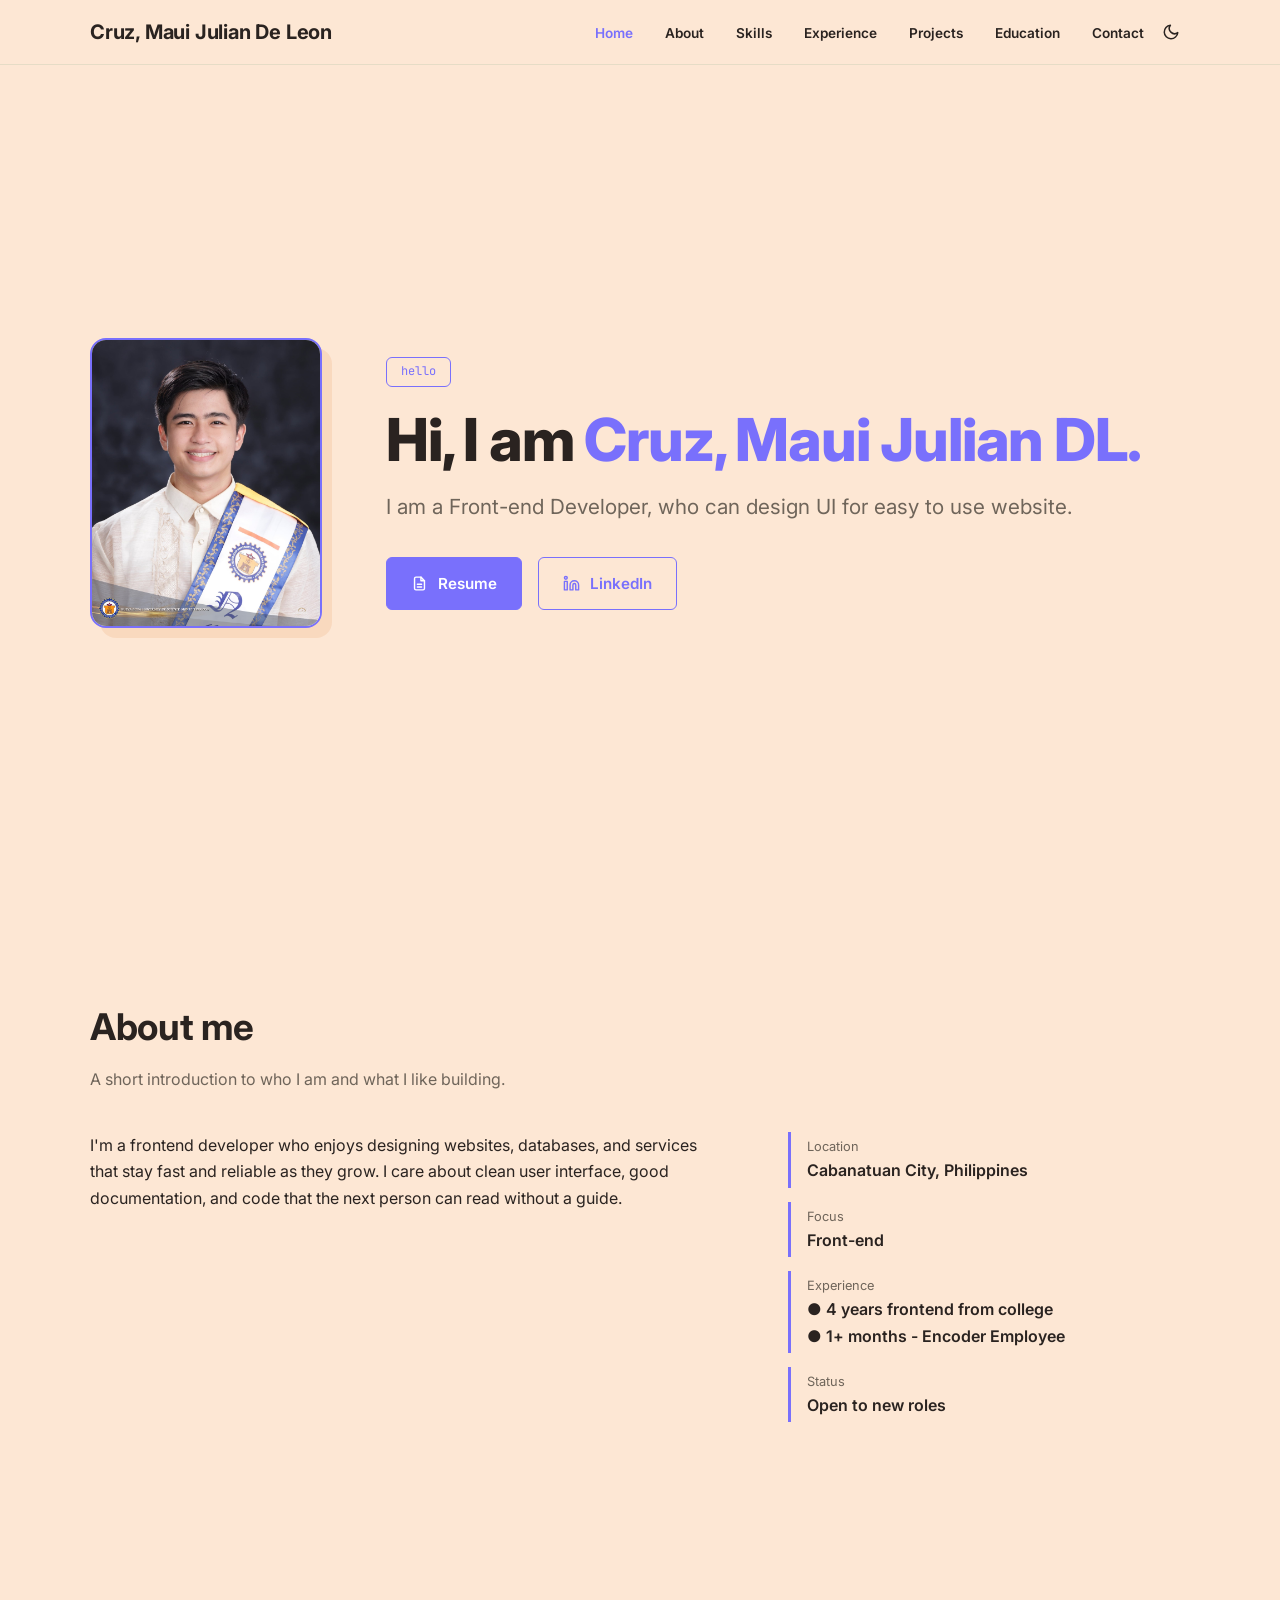
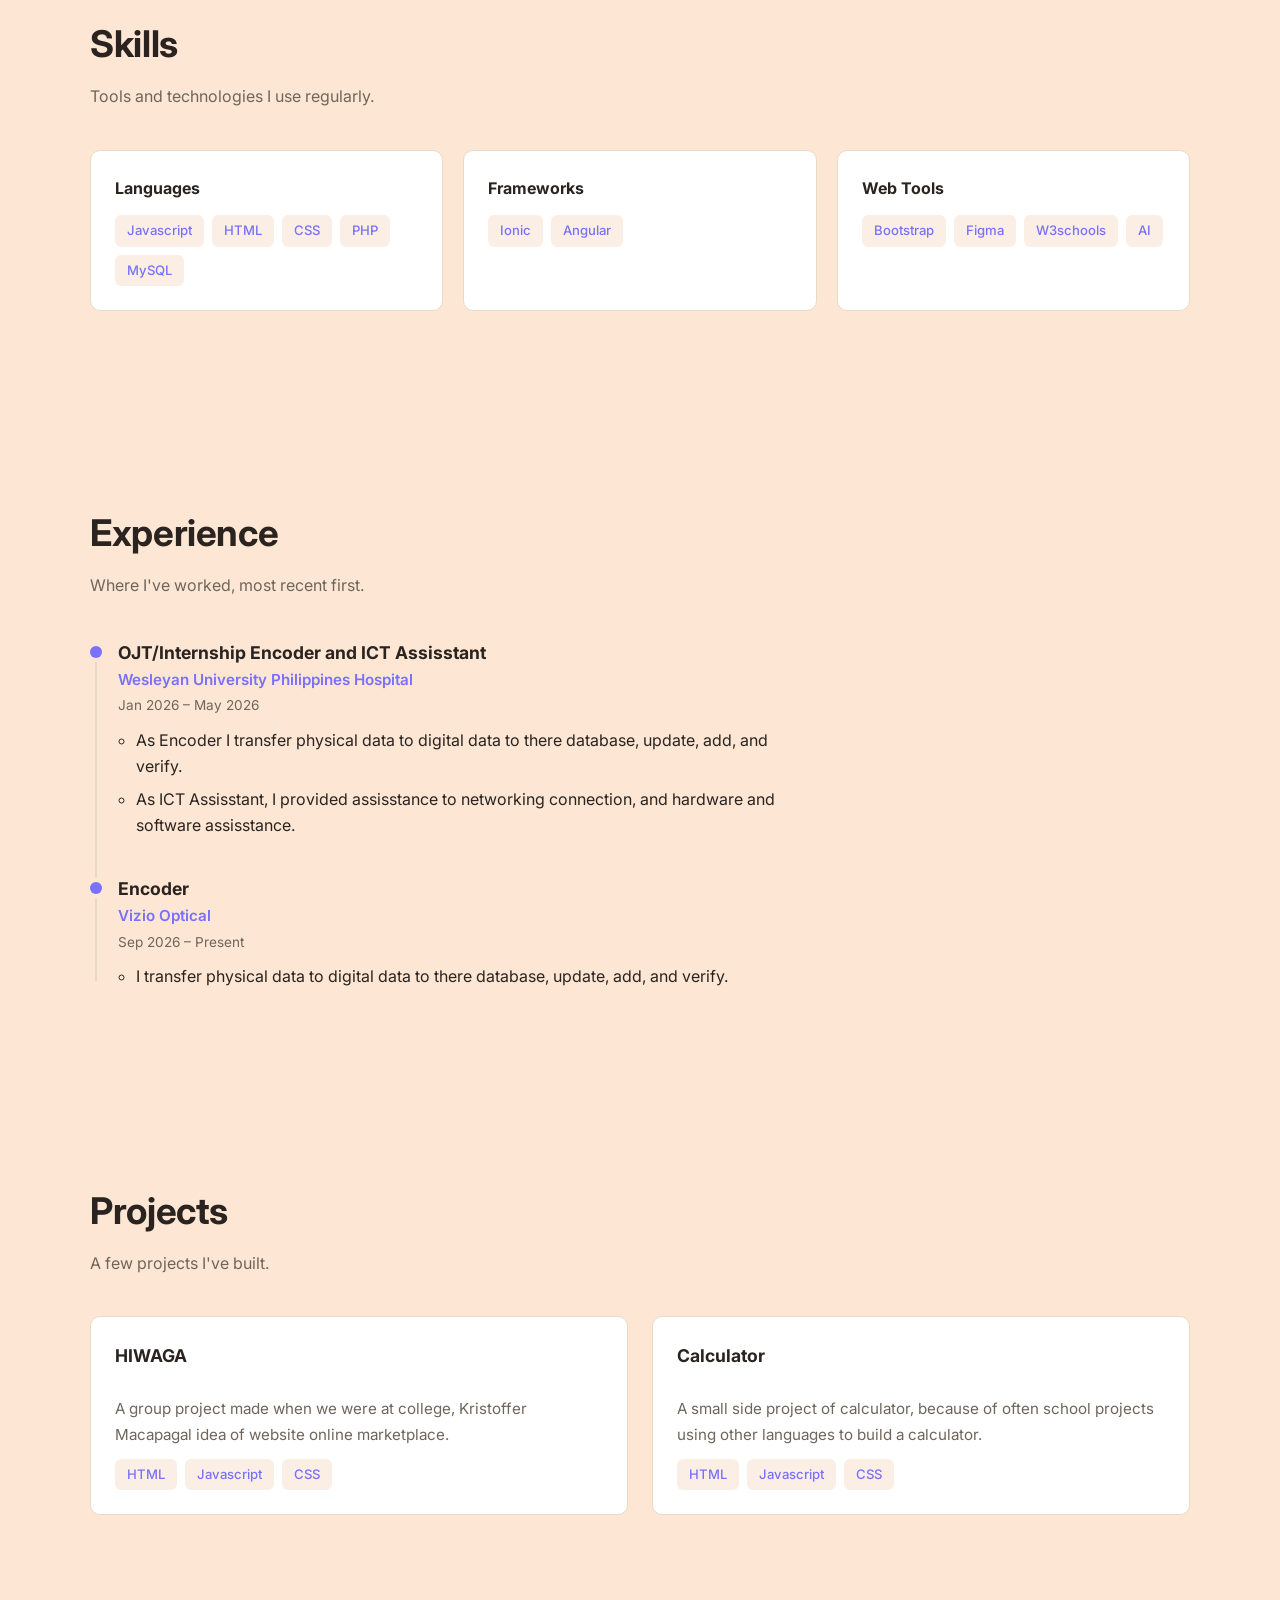
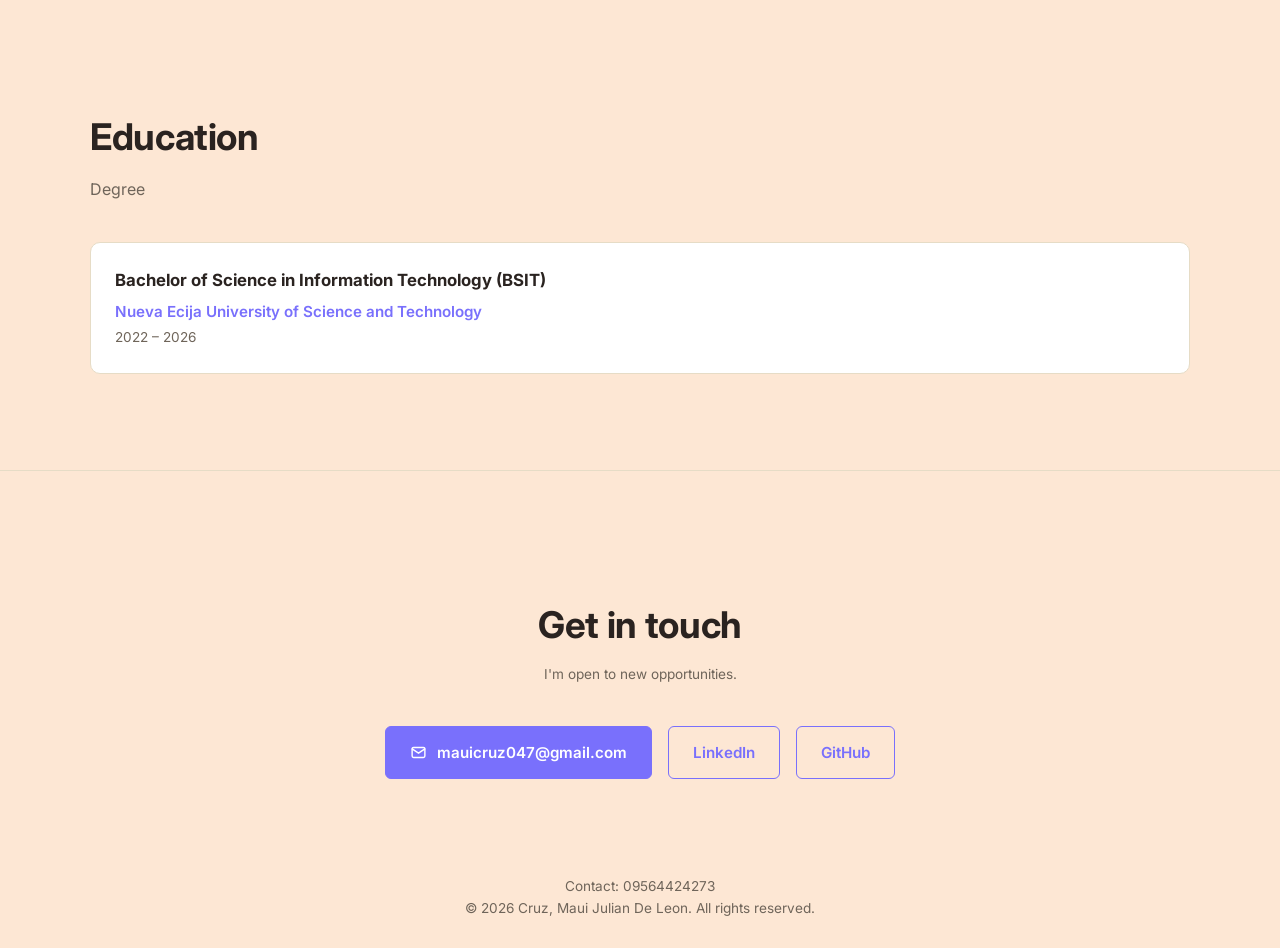
<file: Portfolio/index.html>
<!DOCTYPE html>
<html lang="en">
<head>
<meta charset="UTF-8">
<meta name="viewport" content="width=device-width, initial-scale=1, viewport-fit=cover">
<title>Cruz, Maui Julian De Leon | Portfolio</title>
<link rel="preconnect" href="https://fonts.googleapis.com">
<link href="https://fonts.googleapis.com/css2?family=Inter:wght@400;500;600;700;800&family=JetBrains+Mono:wght@500&display=swap" rel="stylesheet">
<link rel="stylesheet" href="style.css">
</head>
<body>
<div class="progress" id="progress" aria-hidden="true"></div>

<header class="nav">
  <div class="container nav-inner">
    <a href="#home" class="brand">Cruz, Maui Julian De Leon</a>
    <div class="nav-right">
      <nav aria-label="Main">
        <ul class="nav-links" id="navLinks">
          <li><a href="#home" class="active">Home</a></li>
          <li><a href="#about">About</a></li>
          <li><a href="#skills">Skills</a></li>
          <li><a href="#experience">Experience</a></li>
          <li><a href="#projects">Projects</a></li>
          <li><a href="#education">Education</a></li>
          <li><a href="#contact">Contact</a></li>
        </ul>
      </nav>
      <button class="icon-btn" id="themeBtn" aria-label="Toggle light or dark theme">
        <svg class="icon-moon" viewBox="0 0 24 24" fill="none" stroke="currentColor" stroke-width="2" stroke-linecap="round" stroke-linejoin="round"><path d="M21 12.8A9 9 0 1 1 11.2 3a7 7 0 0 0 9.8 9.8z"/></svg>
        <svg class="icon-sun" viewBox="0 0 24 24" fill="none" stroke="currentColor" stroke-width="2" stroke-linecap="round" stroke-linejoin="round"><circle cx="12" cy="12" r="4"/><path d="M12 2v2M12 20v2M4.9 4.9l1.4 1.4M17.7 17.7l1.4 1.4M2 12h2M20 12h2M4.9 19.1l1.4-1.4M17.7 6.3l1.4-1.4"/></svg>
      </button>
      <button class="icon-btn menu-btn" id="menuBtn" aria-label="Open menu" aria-expanded="false" aria-controls="navLinks">
        <svg viewBox="0 0 24 24" fill="none" stroke="currentColor" stroke-width="2" stroke-linecap="round"><path d="M4 7h16M4 12h16M4 17h16"/></svg>
      </button>
    </div>
  </div>
</header>

<main>
  <!-- HOME -->
  <section id="home">
    
    <div class="container hero">

      <!-- PROFILE PHOTO -->
    <div class="avatar">
      <svg viewBox="0 0 24 24" fill="none" stroke="currentColor" stroke-width="1.6" stroke-linecap="round" stroke-linejoin="round" aria-hidden="true"><circle cx="12" cy="8" r="4"/><path d="M4 21c0-4.4 3.6-7 8-7s8 2.6 8 7"/></svg><svg viewBox="0 0 24 24" fill="none" stroke="currentColor" stroke-width="1.6" stroke-linecap="round" stroke-linejoin="round" aria-hidden="true"><circle cx="12" cy="8" r="4"/><path d="M4 21c0-4.4 3.6-7 8-7s8 2.6 8 7"/></svg>
  <img src="images/mauicruz.jpg" alt="My photo">
</div>

      <div class="hero-text">
        <span class="badge">hello</span>
        <h1>Hi, I am <span>Cruz, Maui Julian DL.</span></h1>
        <p class="lead">I am a Front-end Developer, who can design UI for easy to use website.</p>
       
        <div class="btn-row">
          
          
          <a class="btn primary" href="https://drive.google.com/drive/folders/1FfOblzZHqZ2p6wDgfbjVw-AwXF8i7eBR" target="_blank" rel="noopener">
            <svg viewBox="0 0 24 24" fill="none" stroke="currentColor" stroke-width="2" stroke-linecap="round" stroke-linejoin="round"><path d="M14 3H7a2 2 0 0 0-2 2v14a2 2 0 0 0 2 2h10a2 2 0 0 0 2-2V8z"/><path d="M14 3v5h5M9 13h6M9 17h6"/></svg>
            Resume
          </a>
          
          <a class="btn" href="https://www.linkedin.com/in/cruz-maui-julian-dl-a24265419/" target="_blank" rel="noopener">
            <svg viewBox="0 0 24 24" fill="none" stroke="currentColor" stroke-width="2" stroke-linecap="round" stroke-linejoin="round"><path d="M16 8a6 6 0 0 1 6 6v7h-4v-7a2 2 0 0 0-4 0v7h-4v-7a6 6 0 0 1 6-6zM2 9h4v12H2zM4 2a2 2 0 1 1 0 4 2 2 0 0 1 0-4z"/></svg>
            LinkedIn
          </a>
        </div>
      </div>
    </div>
  </section>

  <!-- ABOUT -->
  <section id="about">
    <div class="container">
      <h2 class="section-title">About me</h2>
      <p class="section-sub">A short introduction to who I am and what I like building.</p>
      <div class="about-grid">
        <div>
          <p>I'm a frontend developer who enjoys designing websites, databases, and services that stay fast and reliable as they grow. I care about clean user interface, good documentation, and code that the next person can read without a guide.</p>
        </div>
        <dl class="facts">
          <div class="fact"><dt>Location</dt><dd>Cabanatuan City, Philippines</dd></div>
          <div class="fact"><dt>Focus</dt><dd>Front-end</dd></div>
          <div class="fact"><dt>Experience</dt><dd>● 4 years frontend from college</dd><dd>● 1+ months - Encoder Employee</dd></div>
          <div class="fact"><dt>Status</dt><dd>Open to new roles</dd></div>
        </dl>
      </div>
    </div>
  </section>

  <!-- SKILLS -->
  <section id="skills">
    <div class="container">
      <h2 class="section-title">Skills</h2>
      <p class="section-sub">Tools and technologies I use regularly.</p>
      <div class="skill-groups">
        <div class="card"><h3>Languages</h3><div class="chips"><span class="chip">Javascript</span><span class="chip">HTML</span><span class="chip">CSS</span><span class="chip">PHP</span><span class="chip">MySQL</span></div></div>
        <div class="card"><h3>Frameworks</h3><div class="chips"><span class="chip">Ionic</span><span class="chip">Angular</span></div></div>
        <div class="card"><h3>Web Tools</h3><div class="chips"><span class="chip">Bootstrap</span><span class="chip">Figma</span><span class="chip">W3schools</span><span class="chip">AI</span></div></div>
        
    </div>
  </section>

  <!-- EXPERIENCE -->
  <section id="experience">
    <div class="container">
      <h2 class="section-title">Experience</h2>
      <p class="section-sub">Where I've worked, most recent first.</p>
      <ol class="timeline">
        <li>
          <h3 class="role">OJT/Internship Encoder and ICT Assisstant</h3>
         <a href=" https://www.wesleyan.edu.ph/wu-p-hospital/"><div class="company">Wesleyan University Philippines Hospital</div></a>
          <div class="period">Jan 2026 – May 2026</div>
          <ul>
            <li>As Encoder I transfer physical data to digital data to there database, update, add, and  verify.</li>
            <li>As ICT Assisstant, I provided assisstance to networking connection, and hardware and software assisstance.</li>
            
          </ul>
        </li>
        <li>
          <h3 class="role">Encoder</h3>
          <a href=" #"><div class="company">Vizio Optical</div></a>
          <div class="period">Sep 2026 – Present</div>
          <ul>
            <li>I transfer physical data to digital data to there database, update, add, and  verify.</li>
            
          </ul>
        </li>
        
      </ol>
    </div>
  </section>

  <!-- PROJECTS -->
  <section id="projects">
    <div class="container">
      <h2 class="section-title">Projects</h2>
      <p class="section-sub">A few projects I've built.</p>
      <div class="project-grid">
        
        <article class="card project">
         <a href="https://kristyuto.github.io/Eternal/"><h3>HIWAGA</h3></a>
         
          <p>A group project made when we were at college, Kristoffer Macapagal idea of website online marketplace.</p>
          <div class="chips"><span class="chip">HTML</span><span class="chip">Javascript</span><span class="chip">CSS</span></div>
         
        </article>
        <article class="card project">
          <a href="https://mauicruz.github.io/Calculator/"><h3>Calculator</h3></a>
          <p>A small side project of calculator, because of often school projects using other languages to build a calculator.</p>
          <div class="chips"><span class="chip">HTML</span><span class="chip">Javascript</span><span class="chip">CSS</span></div>
          
        </article>
      </div>
    </div>
  </section>

  <!-- EDUCATION -->
  <section id="education">
    <div class="container">
      <h2 class="section-title">Education</h2>
      <p class="section-sub">Degree</p>
      <div class="edu-grid">
        <div class="card edu">
          <a href="https://www.facebook.com/OfficialNEUST"><h3>Bachelor of Science in Information Technology (BSIT)</h3></a>
          <div class="school">Nueva Ecija University of Science and Technology</div>
          <div class="period">2022 – 2026</div>
        </div>
      </div>
    </div>
  </section>

 
</main>

<footer>
   <!-- CONTACT -->
  <section id="contact">
    <div class="container">
      <h2 class="section-title">Get in touch</h2>
      <p class="section-sub">I'm open to new opportunities.</p>
      <div class="btn-row">
        <a class="btn primary" href="mailto:mauicruz047@gmail.com">
          <svg viewBox="0 0 24 24" fill="none" stroke="currentColor" stroke-width="2" stroke-linecap="round" stroke-linejoin="round"><rect x="3" y="5" width="18" height="14" rx="2"/><path d="m3 7 9 6 9-6"/></svg>
          mauicruz047@gmail.com
        </a>
        <a class="btn" href="https://linkedin.com/in/" target="_blank" rel="noopener">LinkedIn</a>
        <a class="btn" href="https://github.com/" target="_blank" rel="noopener">GitHub</a>
      </div>
    </div>
  </section>
  <div class="container">Contact: 09564424273</div>
  <div class="container">© <span id="year"></span> Cruz, Maui Julian De Leon. All rights reserved.</div>
</footer>

<script>
(function () {
  var root = document.documentElement;

  /* ---- Theme toggle (remembers each visitor's choice) ---- */
  function load(k) { try { return localStorage.getItem(k); } catch (e) { return null; } }
  function save(k, v) { try { localStorage.setItem(k, v); } catch (e) {} }

  var saved = load("portfolio-theme");
  if (saved === "light" || saved === "dark") root.setAttribute("data-theme", saved);
  document.getElementById("themeBtn").addEventListener("click", function () {
    var current = root.getAttribute("data-theme") ||
      (window.matchMedia("(prefers-color-scheme: dark)").matches ? "dark" : "light");
    var next = current === "dark" ? "light" : "dark";
    root.setAttribute("data-theme", next);
    save("portfolio-theme", next);
  });

  /* ---- Mobile menu ---- */
  var menuBtn = document.getElementById("menuBtn");
  var navLinks = document.getElementById("navLinks");
  menuBtn.addEventListener("click", function () {
    var open = navLinks.classList.toggle("open");
    menuBtn.setAttribute("aria-expanded", String(open));
  });
  navLinks.addEventListener("click", function (e) {
    if (e.target.tagName === "A") { navLinks.classList.remove("open"); menuBtn.setAttribute("aria-expanded", "false"); }
  });

  /* ---- Scroll progress + active link ---- */
  var bar = document.getElementById("progress");
  var links = Array.prototype.slice.call(navLinks.querySelectorAll("a"));
  var sections = links.map(function (a) { return document.querySelector(a.getAttribute("href")); });
  function onScroll() {
    var h = document.documentElement.scrollHeight - window.innerHeight;
    bar.style.width = (h > 0 ? (window.scrollY / h) * 100 : 0) + "%";
    var pos = window.scrollY + 140, idx = 0;
    sections.forEach(function (s, i) { if (s && s.offsetTop <= pos) idx = i; });
    links.forEach(function (a, i) { a.classList.toggle("active", i === idx); });
  }
  window.addEventListener("scroll", onScroll, { passive: true });
  window.addEventListener("resize", onScroll);
  onScroll();

  document.getElementById("year").textContent = new Date().getFullYear();
})();
</script>
</body>
</html>
</file>
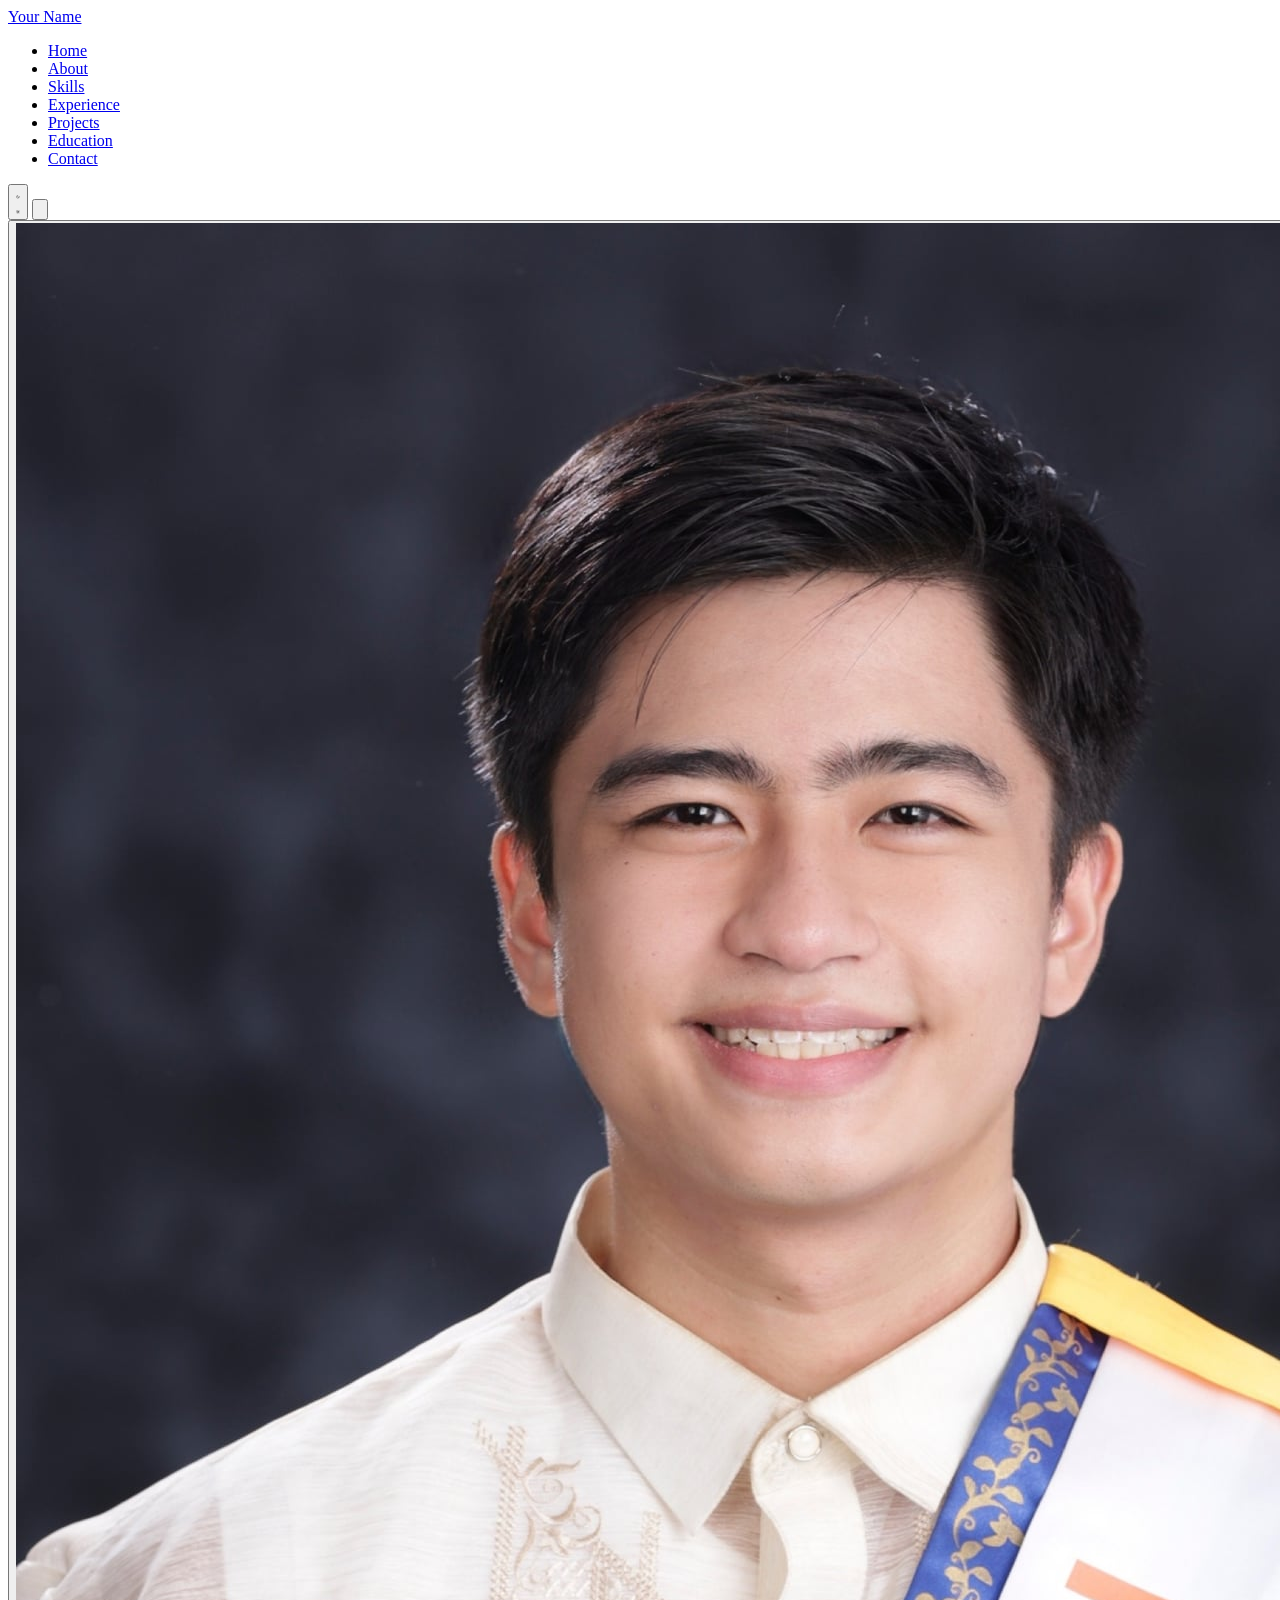
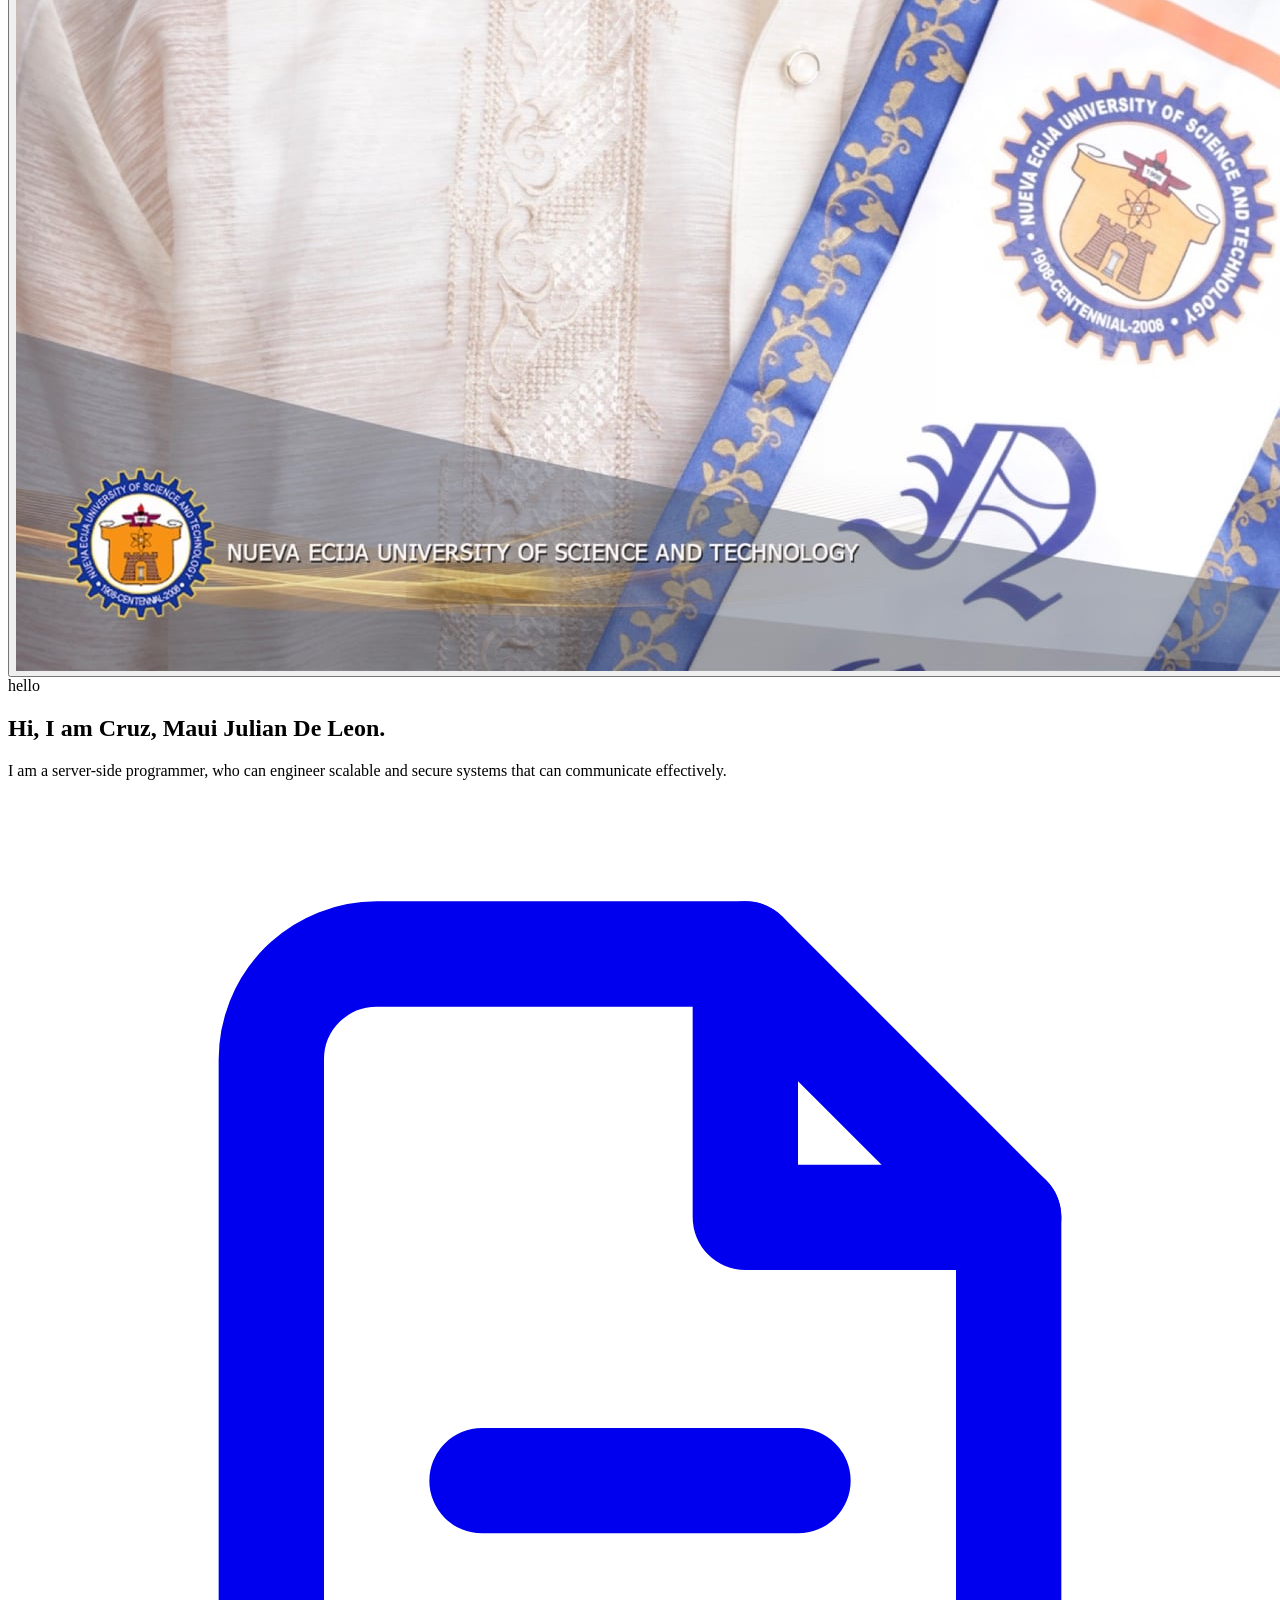
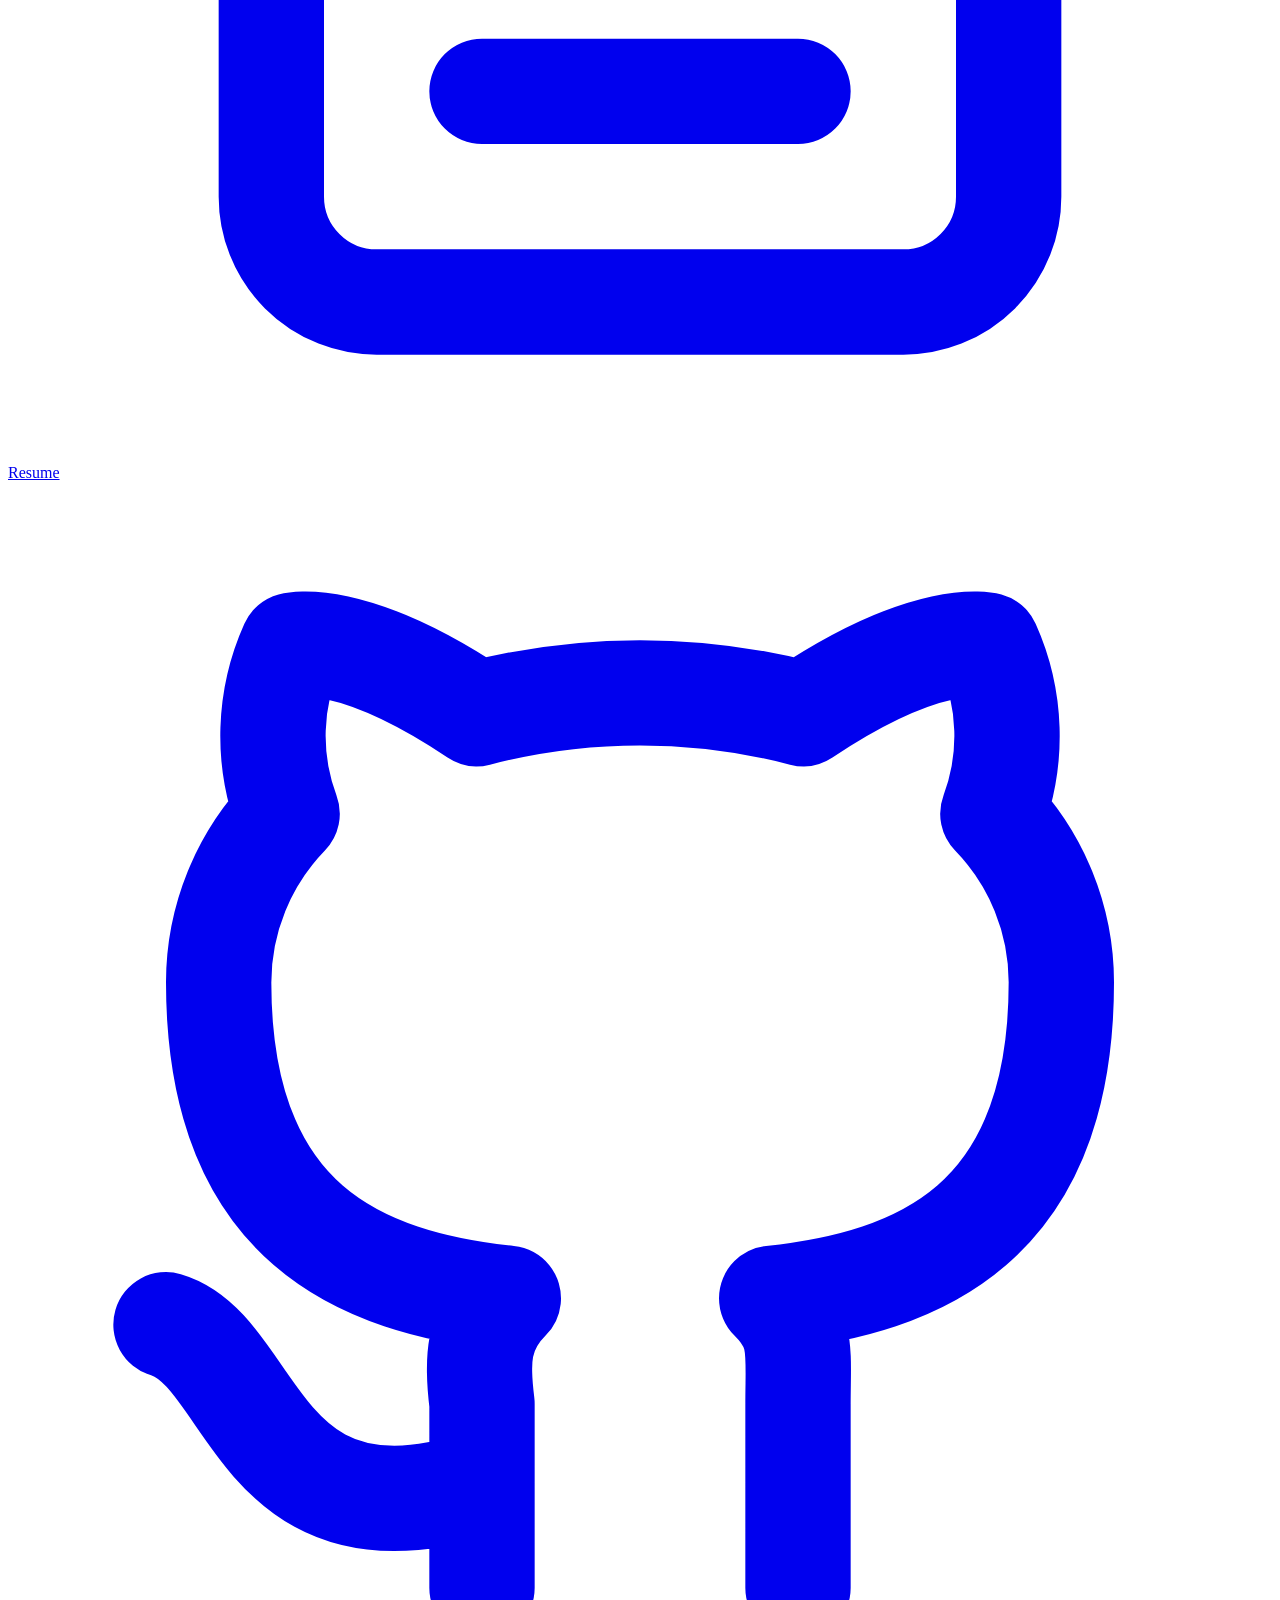
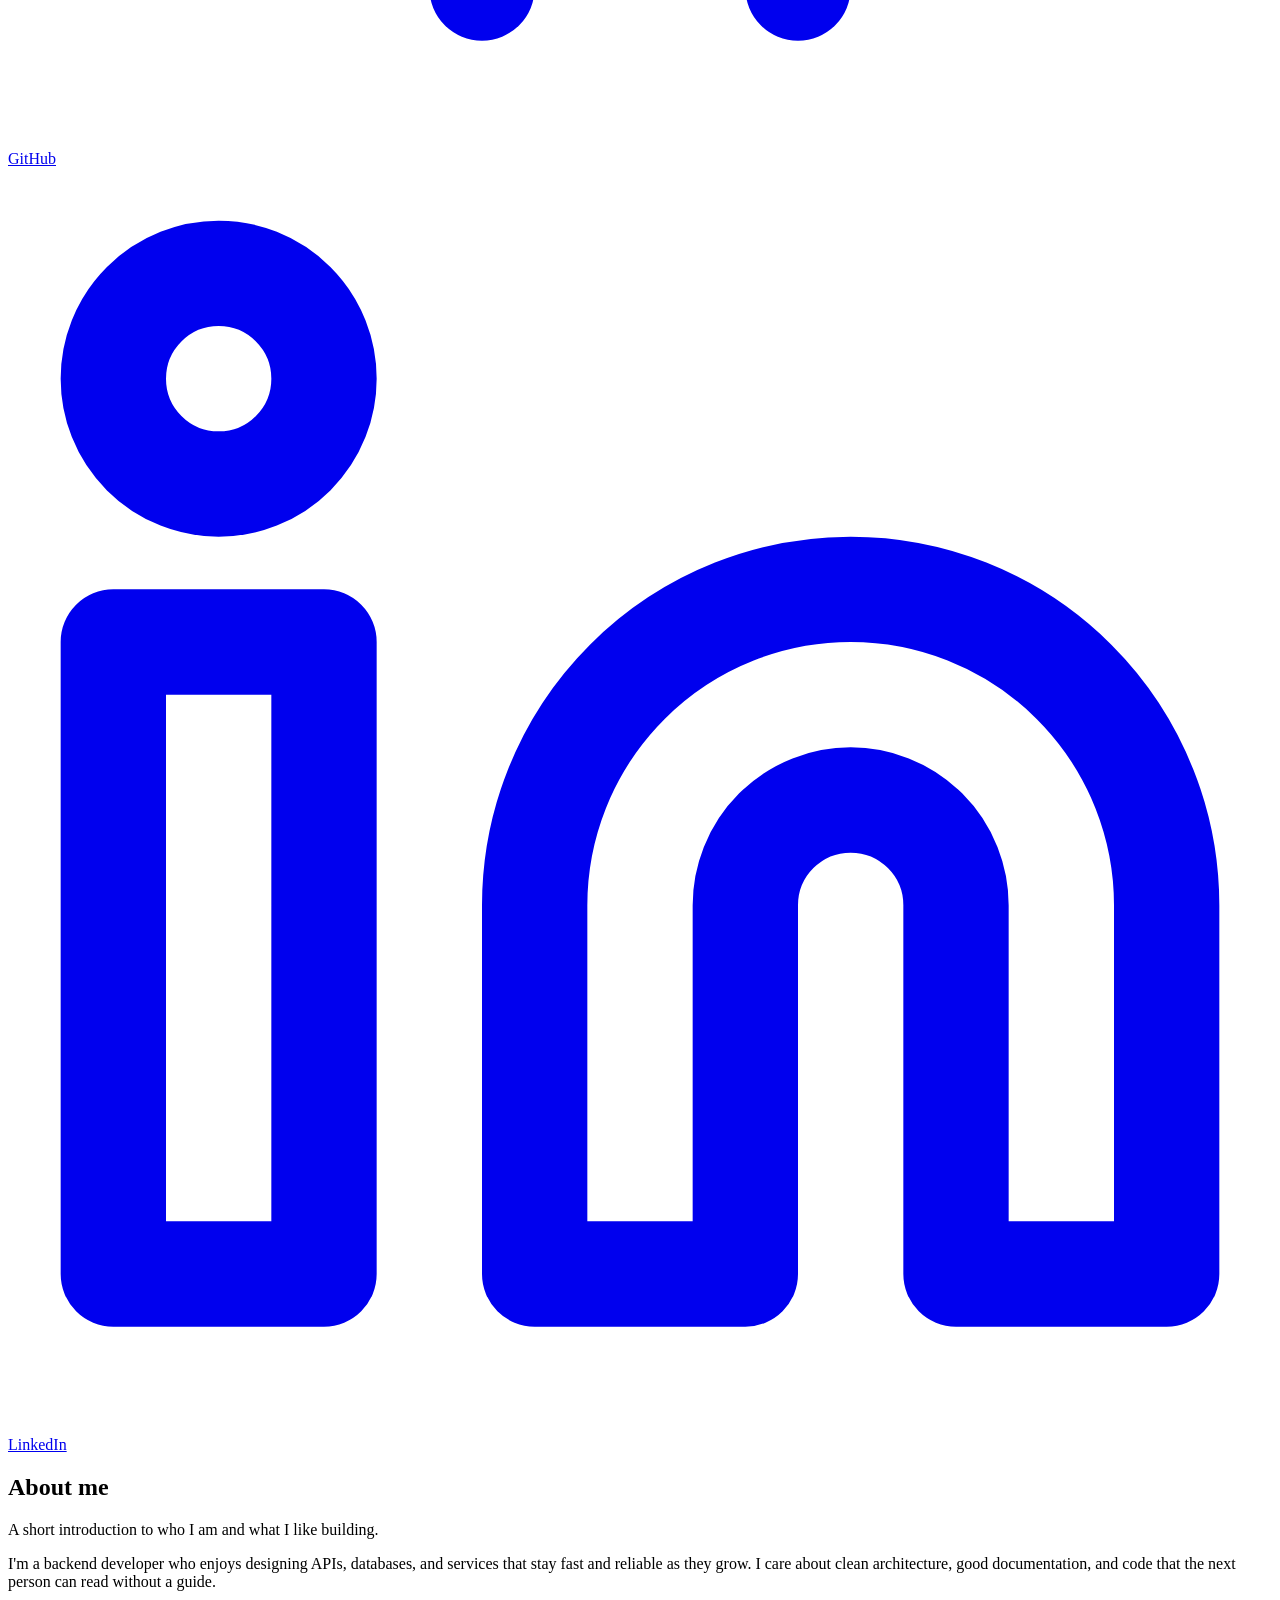
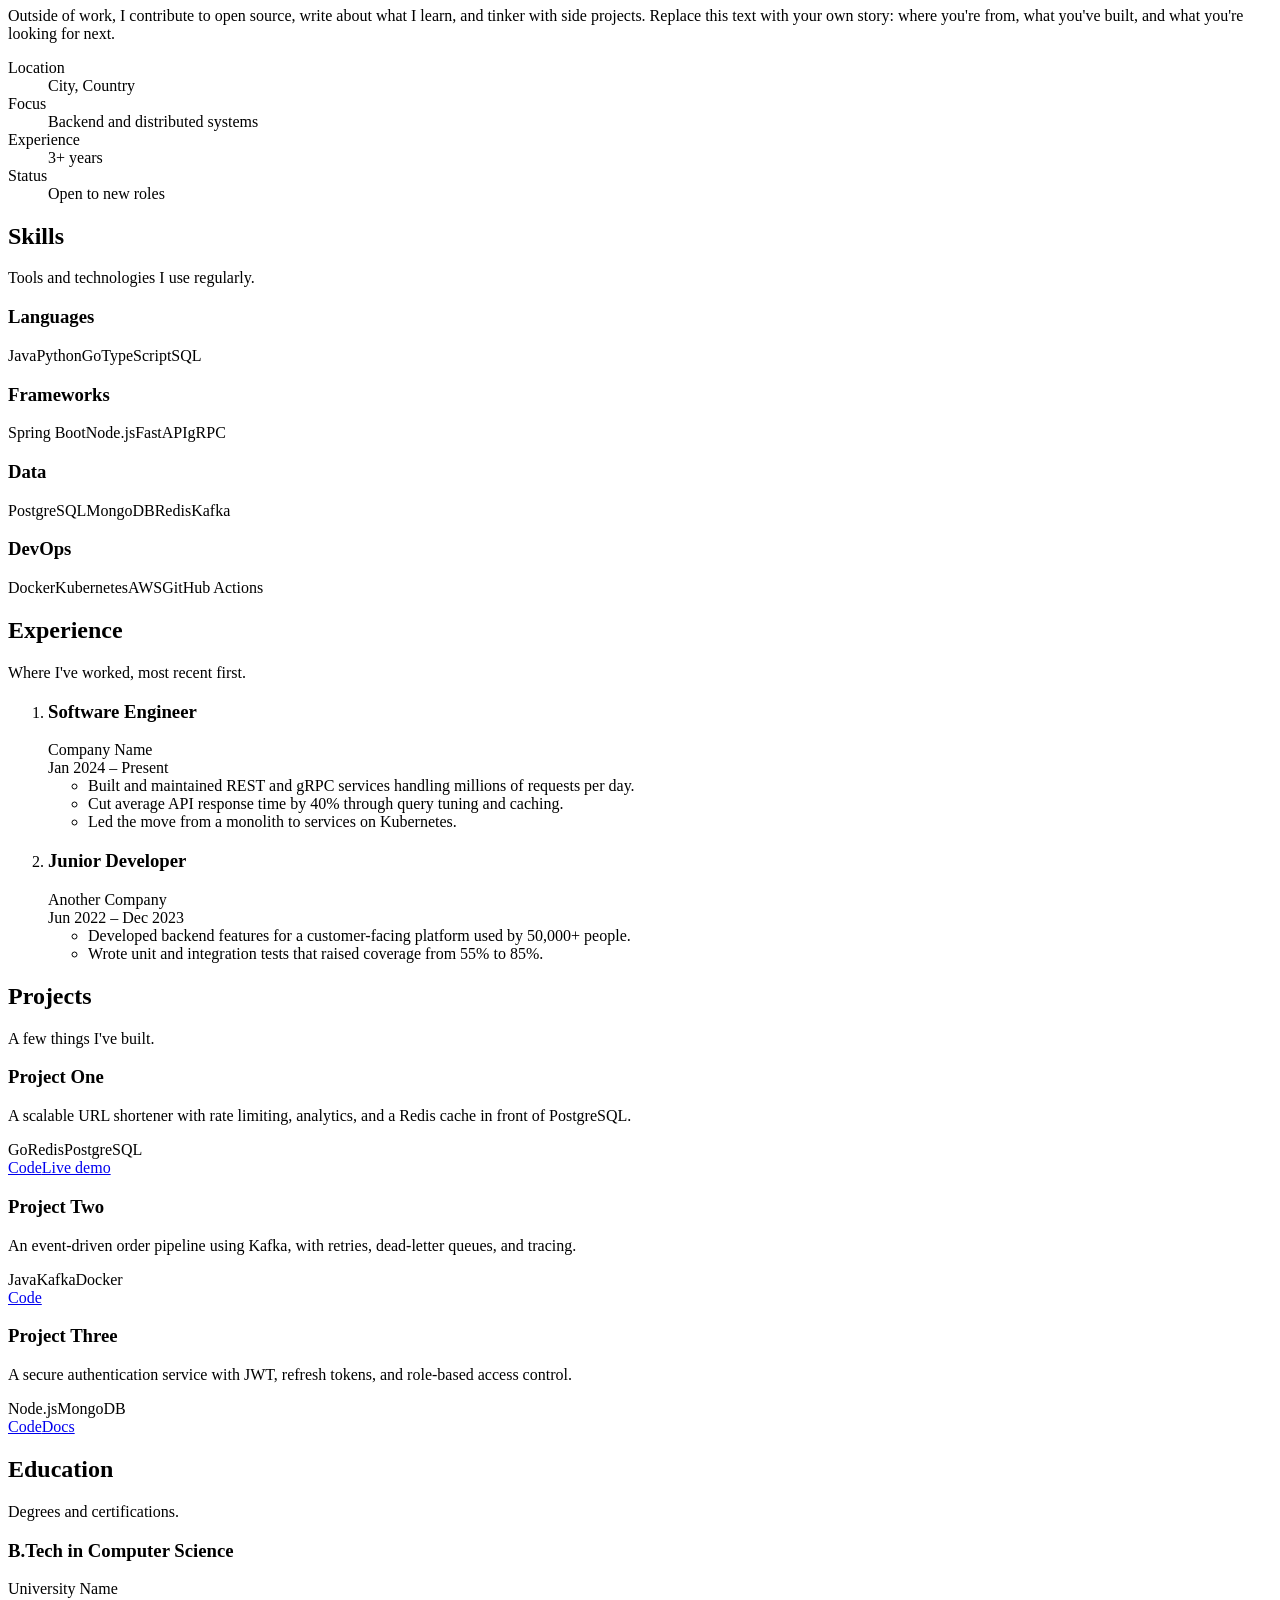
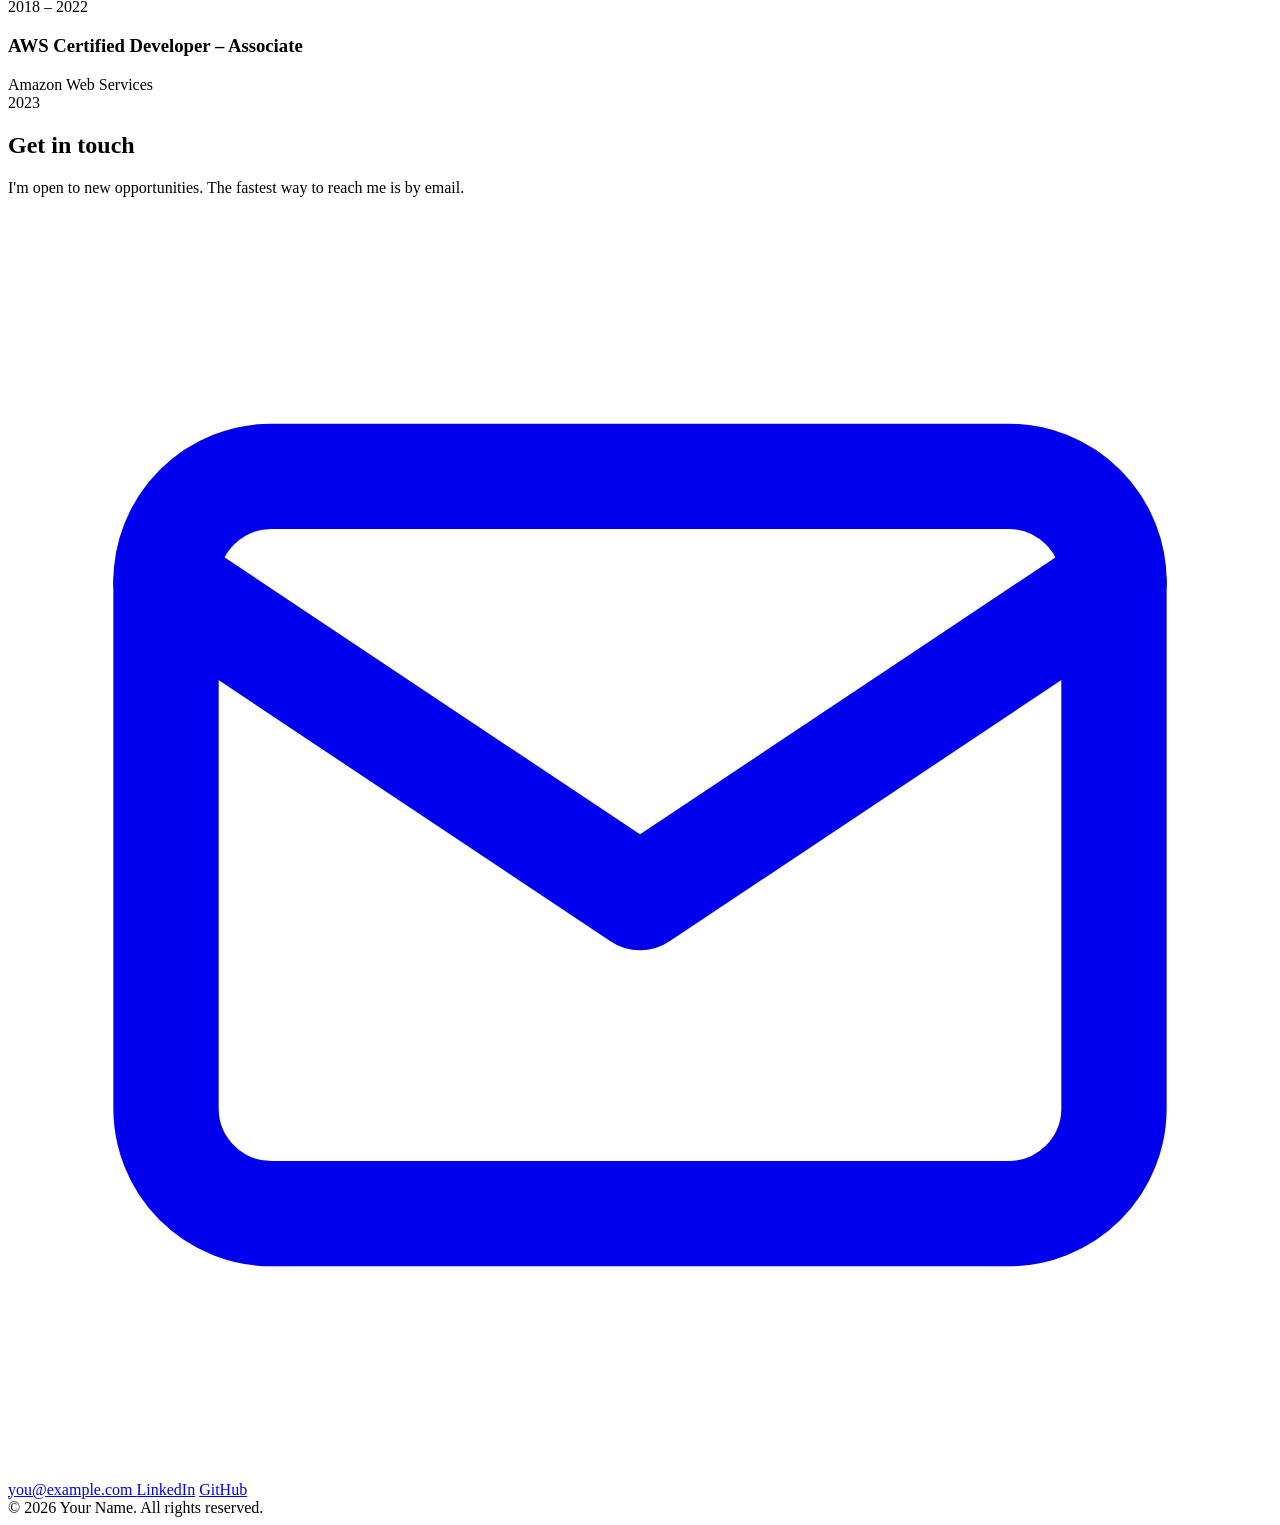
<file: Portfolio/portfolio.html>
<!DOCTYPE html>
<html lang="en">
<head>
<meta charset="UTF-8">
<meta name="viewport" content="width=device-width, initial-scale=1, viewport-fit=cover">
<title>Your Name | Portfolio</title>
<link rel="preconnect" href="https://fonts.googleapis.com">
<link href="https://fonts.googleapis.com/css2?family=Inter:wght@400;500;600;700;800&family=JetBrains+Mono:wght@500&display=swap" rel="stylesheet">

</head>
<body>
<div class="progress" id="progress" aria-hidden="true"></div>

<header class="nav">
  <div class="container nav-inner">
    <a href="#home" class="brand">Your Name</a>
    <div class="nav-right">
      <nav aria-label="Main">
        <ul class="nav-links" id="navLinks">
          <li><a href="#home" class="active">Home</a></li>
          <li><a href="#about">About</a></li>
          <li><a href="#skills">Skills</a></li>
          <li><a href="#experience">Experience</a></li>
          <li><a href="#projects">Projects</a></li>
          <li><a href="#education">Education</a></li>
          <li><a href="#contact">Contact</a></li>
        </ul>
      </nav>
      <button class="icon-btn" id="themeBtn" aria-label="Toggle light or dark theme">
        <svg class="icon-moon" viewBox="0 0 24 24" fill="none" stroke="currentColor" stroke-width="2" stroke-linecap="round" stroke-linejoin="round"><path d="M21 12.8A9 9 0 1 1 11.2 3a7 7 0 0 0 9.8 9.8z"/></svg>
        <svg class="icon-sun" viewBox="0 0 24 24" fill="none" stroke="currentColor" stroke-width="2" stroke-linecap="round" stroke-linejoin="round"><circle cx="12" cy="12" r="4"/><path d="M12 2v2M12 20v2M4.9 4.9l1.4 1.4M17.7 17.7l1.4 1.4M2 12h2M20 12h2M4.9 19.1l1.4-1.4M17.7 6.3l1.4-1.4"/></svg>
      </button>
      <button class="icon-btn menu-btn" id="menuBtn" aria-label="Open menu" aria-expanded="false" aria-controls="navLinks">
        <svg viewBox="0 0 24 24" fill="none" stroke="currentColor" stroke-width="2" stroke-linecap="round"><path d="M4 7h16M4 12h16M4 17h16"/></svg>
      </button>
    </div>
  </div>
</header>

<main>
  <!-- HOME -->
  <section id="home">
    <div class="container hero">
      <!-- Profile photo box: click or drop an image on it -->
      <button class="avatar" id="avatar" type="button" aria-label="Add or change profile photo">
  <img id="avatarImg" alt="Profile photo" hidden>
</button>
<input type="file" id="avatarFile" accept="image/*" hidden>

      <div class="hero-text">
        <span class="badge">hello</span>
        <h1>Hi, I am <span>Cruz, Maui Julian De Leon.</span></h1>
        <p class="lead">I am a server-side programmer, who can engineer scalable and secure systems that can communicate effectively.</p>
        <div class="btn-row">
          <a class="btn primary" href="#" target="_blank" rel="noopener">
            <svg viewBox="0 0 24 24" fill="none" stroke="currentColor" stroke-width="2" stroke-linecap="round" stroke-linejoin="round"><path d="M14 3H7a2 2 0 0 0-2 2v14a2 2 0 0 0 2 2h10a2 2 0 0 0 2-2V8z"/><path d="M14 3v5h5M9 13h6M9 17h6"/></svg>
            Resume
          </a>
          <a class="btn" href="https://github.com/" target="_blank" rel="noopener">
            <svg viewBox="0 0 24 24" fill="none" stroke="currentColor" stroke-width="2" stroke-linecap="round" stroke-linejoin="round"><path d="M9 19c-4.3 1.4-4.3-2.5-6-3m12 5v-3.5c0-1 .1-1.4-.5-2 2.8-.3 5.5-1.4 5.5-6a4.6 4.6 0 0 0-1.3-3.2 4.2 4.2 0 0 0-.1-3.2s-1.1-.3-3.5 1.3a12.3 12.3 0 0 0-6.2 0C6.5 2.8 5.4 3.1 5.4 3.1a4.2 4.2 0 0 0-.1 3.2A4.6 4.6 0 0 0 4 9.5c0 4.6 2.7 5.7 5.5 6-.6.6-.6 1.2-.5 2V21"/></svg>
            GitHub
          </a>
          <a class="btn" href="https://linkedin.com/in/" target="_blank" rel="noopener">
            <svg viewBox="0 0 24 24" fill="none" stroke="currentColor" stroke-width="2" stroke-linecap="round" stroke-linejoin="round"><path d="M16 8a6 6 0 0 1 6 6v7h-4v-7a2 2 0 0 0-4 0v7h-4v-7a6 6 0 0 1 6-6zM2 9h4v12H2zM4 2a2 2 0 1 1 0 4 2 2 0 0 1 0-4z"/></svg>
            LinkedIn
          </a>
        </div>
      </div>
    </div>
  </section>

  <!-- ABOUT -->
  <section id="about">
    <div class="container">
      <h2 class="section-title">About me</h2>
      <p class="section-sub">A short introduction to who I am and what I like building.</p>
      <div class="about-grid">
        <div>
          <p>I'm a backend developer who enjoys designing APIs, databases, and services that stay fast and reliable as they grow. I care about clean architecture, good documentation, and code that the next person can read without a guide.</p>
          <p>Outside of work, I contribute to open source, write about what I learn, and tinker with side projects. Replace this text with your own story: where you're from, what you've built, and what you're looking for next.</p>
        </div>
        <dl class="facts">
          <div class="fact"><dt>Location</dt><dd>City, Country</dd></div>
          <div class="fact"><dt>Focus</dt><dd>Backend and distributed systems</dd></div>
          <div class="fact"><dt>Experience</dt><dd>3+ years</dd></div>
          <div class="fact"><dt>Status</dt><dd>Open to new roles</dd></div>
        </dl>
      </div>
    </div>
  </section>

  <!-- SKILLS -->
  <section id="skills">
    <div class="container">
      <h2 class="section-title">Skills</h2>
      <p class="section-sub">Tools and technologies I use regularly.</p>
      <div class="skill-groups">
        <div class="card"><h3>Languages</h3><div class="chips"><span class="chip">Java</span><span class="chip">Python</span><span class="chip">Go</span><span class="chip">TypeScript</span><span class="chip">SQL</span></div></div>
        <div class="card"><h3>Frameworks</h3><div class="chips"><span class="chip">Spring Boot</span><span class="chip">Node.js</span><span class="chip">FastAPI</span><span class="chip">gRPC</span></div></div>
        <div class="card"><h3>Data</h3><div class="chips"><span class="chip">PostgreSQL</span><span class="chip">MongoDB</span><span class="chip">Redis</span><span class="chip">Kafka</span></div></div>
        <div class="card"><h3>DevOps</h3><div class="chips"><span class="chip">Docker</span><span class="chip">Kubernetes</span><span class="chip">AWS</span><span class="chip">GitHub Actions</span></div></div>
      </div>
    </div>
  </section>

  <!-- EXPERIENCE -->
  <section id="experience">
    <div class="container">
      <h2 class="section-title">Experience</h2>
      <p class="section-sub">Where I've worked, most recent first.</p>
      <ol class="timeline">
        <li>
          <h3 class="role">Software Engineer</h3>
          <div class="company">Company Name</div>
          <div class="period">Jan 2024 – Present</div>
          <ul>
            <li>Built and maintained REST and gRPC services handling millions of requests per day.</li>
            <li>Cut average API response time by 40% through query tuning and caching.</li>
            <li>Led the move from a monolith to services on Kubernetes.</li>
          </ul>
        </li>
        <li>
          <h3 class="role">Junior Developer</h3>
          <div class="company">Another Company</div>
          <div class="period">Jun 2022 – Dec 2023</div>
          <ul>
            <li>Developed backend features for a customer-facing platform used by 50,000+ people.</li>
            <li>Wrote unit and integration tests that raised coverage from 55% to 85%.</li>
          </ul>
        </li>
      </ol>
    </div>
  </section>

  <!-- PROJECTS -->
  <section id="projects">
    <div class="container">
      <h2 class="section-title">Projects</h2>
      <p class="section-sub">A few things I've built.</p>
      <div class="project-grid">
        <article class="card project">
          <h3>Project One</h3>
          <p>A scalable URL shortener with rate limiting, analytics, and a Redis cache in front of PostgreSQL.</p>
          <div class="chips"><span class="chip">Go</span><span class="chip">Redis</span><span class="chip">PostgreSQL</span></div>
          <div class="links"><a href="#">Code</a><a href="#">Live demo</a></div>
        </article>
        <article class="card project">
          <h3>Project Two</h3>
          <p>An event-driven order pipeline using Kafka, with retries, dead-letter queues, and tracing.</p>
          <div class="chips"><span class="chip">Java</span><span class="chip">Kafka</span><span class="chip">Docker</span></div>
          <div class="links"><a href="#">Code</a></div>
        </article>
        <article class="card project">
          <h3>Project Three</h3>
          <p>A secure authentication service with JWT, refresh tokens, and role-based access control.</p>
          <div class="chips"><span class="chip">Node.js</span><span class="chip">MongoDB</span></div>
          <div class="links"><a href="#">Code</a><a href="#">Docs</a></div>
        </article>
      </div>
    </div>
  </section>

  <!-- EDUCATION -->
  <section id="education">
    <div class="container">
      <h2 class="section-title">Education</h2>
      <p class="section-sub">Degrees and certifications.</p>
      <div class="edu-grid">
        <div class="card edu">
          <h3>B.Tech in Computer Science</h3>
          <div class="school">University Name</div>
          <div class="period">2018 – 2022</div>
        </div>
        <div class="card edu">
          <h3>AWS Certified Developer – Associate</h3>
          <div class="school">Amazon Web Services</div>
          <div class="period">2023</div>
        </div>
      </div>
    </div>
  </section>

  <!-- CONTACT -->
  <section id="contact">
    <div class="container">
      <h2 class="section-title">Get in touch</h2>
      <p class="section-sub">I'm open to new opportunities. The fastest way to reach me is by email.</p>
      <div class="btn-row">
        <a class="btn primary" href="mailto:you@example.com">
          <svg viewBox="0 0 24 24" fill="none" stroke="currentColor" stroke-width="2" stroke-linecap="round" stroke-linejoin="round"><rect x="3" y="5" width="18" height="14" rx="2"/><path d="m3 7 9 6 9-6"/></svg>
          you@example.com
        </a>
        <a class="btn" href="https://linkedin.com/in/" target="_blank" rel="noopener">LinkedIn</a>
        <a class="btn" href="https://github.com/" target="_blank" rel="noopener">GitHub</a>
      </div>
    </div>
  </section>
</main>

<footer>
  <div class="container">© <span id="year"></span> Your Name. All rights reserved.</div>
</footer>

<script>
(function () {
  var root = document.documentElement;

  /* ---- Safe storage helpers ---- */
  function load(k) { try { return localStorage.getItem(k); } catch (e) { return null; } }
  function save(k, v) { try { localStorage.setItem(k, v); return true; } catch (e) { return false; } }

  /* ---- Theme toggle ---- */
  var saved = load("portfolio-theme");
  if (saved === "light" || saved === "dark") root.setAttribute("data-theme", saved);
  document.getElementById("themeBtn").addEventListener("click", function () {
    var current = root.getAttribute("data-theme") ||
      (window.matchMedia("(prefers-color-scheme: dark)").matches ? "dark" : "light");
    var next = current === "dark" ? "light" : "dark";
    root.setAttribute("data-theme", next);
    save("portfolio-theme", next);
  });

  /* ---- Mobile menu ---- */
  var menuBtn = document.getElementById("menuBtn");
  var navLinks = document.getElementById("navLinks");
  menuBtn.addEventListener("click", function () {
    var open = navLinks.classList.toggle("open");
    menuBtn.setAttribute("aria-expanded", String(open));
  });
  navLinks.addEventListener("click", function (e) {
    if (e.target.tagName === "A") { navLinks.classList.remove("open"); menuBtn.setAttribute("aria-expanded", "false"); }
  });

  /* ---- Scroll progress + active link ---- */
  var bar = document.getElementById("progress");
  var links = Array.prototype.slice.call(navLinks.querySelectorAll("a"));
  var sections = links.map(function (a) { return document.querySelector(a.getAttribute("href")); });
  function onScroll() {
    var h = document.documentElement.scrollHeight - window.innerHeight;
    bar.style.width = (h > 0 ? (window.scrollY / h) * 100 : 0) + "%";
    var pos = window.scrollY + 140, idx = 0;
    sections.forEach(function (s, i) { if (s && s.offsetTop <= pos) idx = i; });
    links.forEach(function (a, i) { a.classList.toggle("active", i === idx); });
  }
  window.addEventListener("scroll", onScroll, { passive: true });
  window.addEventListener("resize", onScroll);
  onScroll();

  /* ---- Profile photo box ---- */
  var PHOTO_URL = "images/mauicruz.jpg"; // Optional: set to "images/me.jpg" when you host this on your own site
  var avatar = document.getElementById("avatar");
  var img = document.getElementById("avatarImg");
  var fileInput = document.getElementById("avatarFile");

  function showPhoto(src) {
  img.src = src; img.hidden = false; avatar.classList.add("has-img");
}
  if (PHOTO_URL) showPhoto(PHOTO_URL);
  else { var stored = load("portfolio-photo"); if (stored) showPhoto(stored); }

  function handleFile(file) {
    if (!file || !/^image\//.test(file.type)) return;
    var reader = new FileReader();
    reader.onload = function () {
      var tmp = new Image();
      tmp.onload = function () {
        // Shrink so it fits comfortably in storage
        var max = 700, s = Math.min(1, max / Math.max(tmp.width, tmp.height));
        var c = document.createElement("canvas");
        c.width = Math.round(tmp.width * s); c.height = Math.round(tmp.height * s);
        c.getContext("2d").drawImage(tmp, 0, 0, c.width, c.height);
        var data = c.toDataURL("image/jpeg", 0.88);
        showPhoto(data);
        save("portfolio-photo", data);
      };
      tmp.src = reader.result;
    };
    reader.readAsDataURL(file);
  }
  avatar.addEventListener("click", function () { fileInput.click(); });
  fileInput.addEventListener("change", function () { handleFile(fileInput.files[0]); });
  ["dragenter", "dragover"].forEach(function (t) {
    avatar.addEventListener(t, function (e) { e.preventDefault(); avatar.classList.add("dragover"); });
  });
  ["dragleave", "drop"].forEach(function (t) {
    avatar.addEventListener(t, function (e) { e.preventDefault(); avatar.classList.remove("dragover"); });
  });
  avatar.addEventListener("drop", function (e) { handleFile(e.dataTransfer.files[0]); });

  document.getElementById("year").textContent = new Date().getFullYear();
})();
</script>
</body>
</html>
</file>
<file: Portfolio/style.css>
/* ---------- home ---------- */
:root {
  --bg: #fde7d4;
  --bg-nav: #fde7d4;
  --card: #ffffff;
  --border: #e6dcc6;
  --text: #2a2320;
  --heading: #2a2320;
  --muted: #6f655a;
  --accent: #7970fc;
  --accent-ink: #ffffff;
  --accent-soft: rgba(217, 95, 0, 0.10);
  --badge: #7970fc;
  --font: "Inter", "Segoe UI", system-ui, -apple-system, "Helvetica Neue", Arial, sans-serif;
  --mono: "JetBrains Mono", ui-monospace, "SFMono-Regular", Menlo, Consolas, monospace;
  --nav-h: 64px;
  color-scheme: light;
  box-sizing: border-box;
  padding-top: env(safe-area-inset-top, 0px);
  padding-bottom: env(safe-area-inset-bottom, 0px);
}
@media (prefers-color-scheme: dark) {
  :root:not([data-theme="light"]) {
    --bg: #1e2122;
    --bg-nav: #272828;
    --card: #252829;
    --border: #383b3c;
    --text: #d9d0bf;
    --heading: #fdf3d0;
    --muted: #a39b8d;
    --accent: #dbf56b;
    --accent-ink: #1e1a14;
    --accent-soft: rgba(255, 127, 30, 0.12);
    --badge: #b5b82a;
    color-scheme: dark;
  }
}
:root[data-theme="dark"] {
  --bg: #2b2d2e;
  --bg-nav: #434646;
  --card: #252829;
  --border: #383b3c;
  --text: #d9d0bf;
  --heading: #fdf3d0;
  --muted: #a39b8d;
  --accent: #eeeb27;
  --accent-ink: #1e1a14;
  --accent-soft: rgba(255, 127, 30, 0.12);
  --badge: #b5b82a;
  color-scheme: dark;
}

/* ---------- Base ---------- */
*, *::before, *::after { box-sizing: border-box; }
html { scroll-behavior: smooth; scroll-padding-top: calc(env(safe-area-inset-top, 0px) + var(--nav-h) + 8px); background: var(--bg); }
body {
  margin: 0;
  background: var(--bg);
  color: var(--text);
  font-family: var(--font);
  line-height: 1.65;
  -webkit-font-smoothing: antialiased;
}
a { color: inherit; text-decoration: none; }
img { max-width: 100%; display: block; }
:focus-visible { outline: 2px solid var(--accent); outline-offset: 3px; border-radius: 6px; }
.container { width: min(1100px, 100% - 48px); margin-inline: auto; }
section { padding: 96px 0; }
.section-title { font-size: clamp(1.7rem, 3.2vw, 2.3rem); font-weight: 700; color: var(--heading); margin: 0 0 8px; letter-spacing: -0.01em; }
.section-sub { color: var(--muted); margin: 0 0 40px; max-width: 60ch; }
.accent { color: var(--accent); }

/* ---------- Scroll progress ---------- */
.progress { position: fixed; top: 0; left: 0; height: 3px; width: 0; background: var(--accent); z-index: 100; }

/* ---------- Navbar ---------- */
header.nav {
  position: sticky;
  top: env(safe-area-inset-top, 0px);
  z-index: 50;
  background: var(--bg-nav);
  border-bottom: 1px solid var(--border);
}
.nav-inner { height: var(--nav-h); display: flex; align-items: center; justify-content: space-between; gap: 24px; }
.brand { font-weight: 700; font-size: 1.25rem; color: var(--heading); letter-spacing: -0.01em; }
.nav-right { display: flex; align-items: center; gap: 8px; }
.nav-links { display: flex; gap: 32px; list-style: none; margin: 0; padding: 0; }
.nav-links a { font-size: 0.85rem; font-weight: 600; color: var(--heading); padding: 6px 0; transition: color .15s; }
.nav-links a:hover, .nav-links a.active { color: var(--accent); }
.icon-btn {
  width: 38px; height: 38px; display: inline-grid; place-items: center;
  background: transparent; border: 1px solid transparent; border-radius: 8px;
  color: var(--heading); cursor: pointer;
}
.icon-btn:hover { border-color: var(--border); color: var(--accent); }
.icon-btn svg { width: 18px; height: 18px; }
.menu-btn { display: none; }
.icon-sun { display: none; }
:root[data-theme="dark"] .icon-sun { display: block; }
:root[data-theme="dark"] .icon-moon { display: none; }
@media (prefers-color-scheme: dark) {
  :root:not([data-theme="light"]) .icon-sun { display: block; }
  :root:not([data-theme="light"]) .icon-moon { display: none; }
}

/* ---------- Hero ---------- */
#home { min-height: calc(100svh - var(--nav-h)); display: flex; align-items: center; padding: 64px 0; }
.hero { display: grid; grid-template-columns: auto 1fr; gap: 64px; align-items: center; }

/* Profile photo: a fixed file in /images, set by the site owner */
.avatar {
  position: relative;
  width: 232px;
  aspect-ratio: 4 / 5;
  border: 2px solid var(--accent);
  border-radius: 16px;
  background: var(--card);
  overflow: hidden;
  box-shadow: 10px 10px 0 var(--accent-soft);
  display: grid;
  place-items: center;
  color: var(--accent);
}
.avatar svg { width: 44px; height: 44px; opacity: .6; }
.avatar img { position: absolute; inset: 0; width: 100%; height: 100%; object-fit: cover; }

.hero-text .badge {
  display: inline-block; font-family: var(--mono); font-size: 0.75rem;
  color: var(--badge); border: 1px solid var(--badge); border-radius: 6px; padding: 4px 14px; margin-bottom: 20px;
}
.hero-text h1 { font-size: clamp(2.2rem, 5.2vw, 3.7rem); line-height: 1.1; font-weight: 800; letter-spacing: -0.02em; color: var(--heading); margin: 0 0 18px; }
.hero-text h1 span { color: var(--accent); }
.hero-text p.lead { font-size: clamp(1.05rem, 1.8vw, 1.3rem); color: var(--muted); max-width: 34em; margin: 0 0 32px; }
.btn-row { display: flex; flex-wrap: wrap; gap: 16px; }
.btn {
  display: inline-flex; align-items: center; gap: 10px;
  padding: 13px 24px; border-radius: 6px; font-weight: 600; font-size: 0.95rem;
  border: 1px solid var(--accent); color: var(--accent); background: transparent;
  transition: background .15s, color .15s;
}
.btn svg { width: 17px; height: 17px; }
.btn:hover { background: var(--accent-soft); }
.btn.primary { background: var(--accent); color: var(--accent-ink); }
.btn.primary:hover { filter: brightness(1.08); background: var(--accent); }

/* ---------- About ---------- */
.about-grid { display: grid; grid-template-columns: 1.6fr 1fr; gap: 56px; }
.about-grid p { margin: 0 0 16px; max-width: 62ch; }
.facts { display: grid; gap: 14px; align-content: start; margin: 0; }
.fact { border-left: 3px solid var(--accent); padding: 4px 0 4px 16px; }
.fact dt { font-size: 0.8rem; color: var(--muted); }
.fact dd { margin: 0; font-weight: 600; color: var(--heading); }

/* ---------- Skills ---------- */
.skill-groups { display: grid; grid-template-columns: repeat(auto-fit, minmax(240px, 1fr)); gap: 20px; }
.card { background: var(--card); border: 1px solid var(--border); border-radius: 10px; padding: 24px; }
.card h3 { margin: 0 0 14px; font-size: 1rem; color: var(--heading); }
.chips { display: flex; flex-wrap: wrap; gap: 8px; }
.chip { font-size: 0.82rem; font-weight: 500; padding: 5px 12px; border-radius: 6px; background: var(--accent-soft); color: var(--accent); }

/* ---------- Experience timeline ---------- */
.timeline { position: relative; margin: 0; padding: 0 0 0 28px; list-style: none; }
.timeline::before { content: ""; position: absolute; left: 5px; top: 8px; bottom: 8px; width: 2px; background: var(--border); }
.timeline li { position: relative; padding-bottom: 36px; }
.timeline li:last-child { padding-bottom: 0; }
.timeline li::before {
  content: ""; position: absolute; left: -28px; top: 8px; width: 12px; height: 12px; border-radius: 50%;
  background: var(--accent); box-shadow: 0 0 0 4px var(--bg);
}
.role { font-size: 1.1rem; font-weight: 700; color: var(--heading); margin: 0; }
.company { color: var(--accent); font-weight: 600; font-size: 0.95rem; }
.period { color: var(--muted); font-size: 0.85rem; margin: 2px 0 10px; }
.timeline ul { margin: 0; padding-left: 18px; color: var(--text); max-width: 68ch; }
.timeline ul li { padding: 0 0 6px; }
.timeline ul li::before { display: none; }

/* ---------- Projects ---------- */
.project-grid { display: grid; grid-template-columns: repeat(auto-fit, minmax(300px, 1fr)); gap: 24px; }
.project { display: flex; flex-direction: column; gap: 12px; transition: border-color .15s; }
.project:hover { border-color: var(--accent); }
.project h3 { font-size: 1.1rem; }
.project p { margin: 0; color: var(--muted); font-size: 0.95rem; flex: 1; }
.project .links { display: flex; gap: 16px; font-size: 0.88rem; font-weight: 600; color: var(--accent); }
.project .links a:hover { text-decoration: underline; }

/* ---------- Education ---------- */
.edu-grid { display: grid; grid-template-columns: repeat(auto-fit, minmax(300px, 1fr)); gap: 24px; }
.edu h3 { margin-bottom: 4px; font-size: 1.05rem; }
.edu .school { color: var(--accent); font-weight: 600; font-size: 0.95rem; }
.edu .period { margin-bottom: 0; }

/* ---------- Contact ---------- */
#contact { text-align: center; }
#contact .section-sub { margin-inline: auto; }
#contact .btn-row { justify-content: center; }

footer { border-top: 1px solid var(--border); padding: 28px 0; text-align: center; color: var(--muted); font-size: 0.85rem; }

/* ---------- Entrance (hero only) ---------- */
@media (prefers-reduced-motion: no-preference) {
  .hero > * { animation: rise .7s cubic-bezier(.2,.7,.2,1) both; }
  .hero > .hero-text { animation-delay: .12s; }
  @keyframes rise { from { opacity: 0; transform: translateY(14px); } to { opacity: 1; transform: none; } }
}
@media (prefers-reduced-motion: reduce) { html { scroll-behavior: auto; } }

/* ---------- Responsive ---------- */
@media (max-width: 860px) {
  .menu-btn { display: inline-grid; }
  .nav-links {
    position: absolute; top: var(--nav-h); left: 0; right: 0;
    flex-direction: column; gap: 0; background: var(--bg-nav);
    border-bottom: 1px solid var(--border); padding: 8px 24px 16px;
    display: none;
  }
  .nav-links.open { display: flex; }
  .nav-links a { display: block; padding: 12px 0; }
  .hero { grid-template-columns: 1fr; gap: 36px; justify-items: center; text-align: center; }
  .hero-text p.lead { margin-inline: auto; }
  .btn-row { justify-content: center; }
  .avatar { width: 180px; }
  .about-grid { grid-template-columns: 1fr; gap: 32px; }
  section { padding: 72px 0; }
}
</file>
